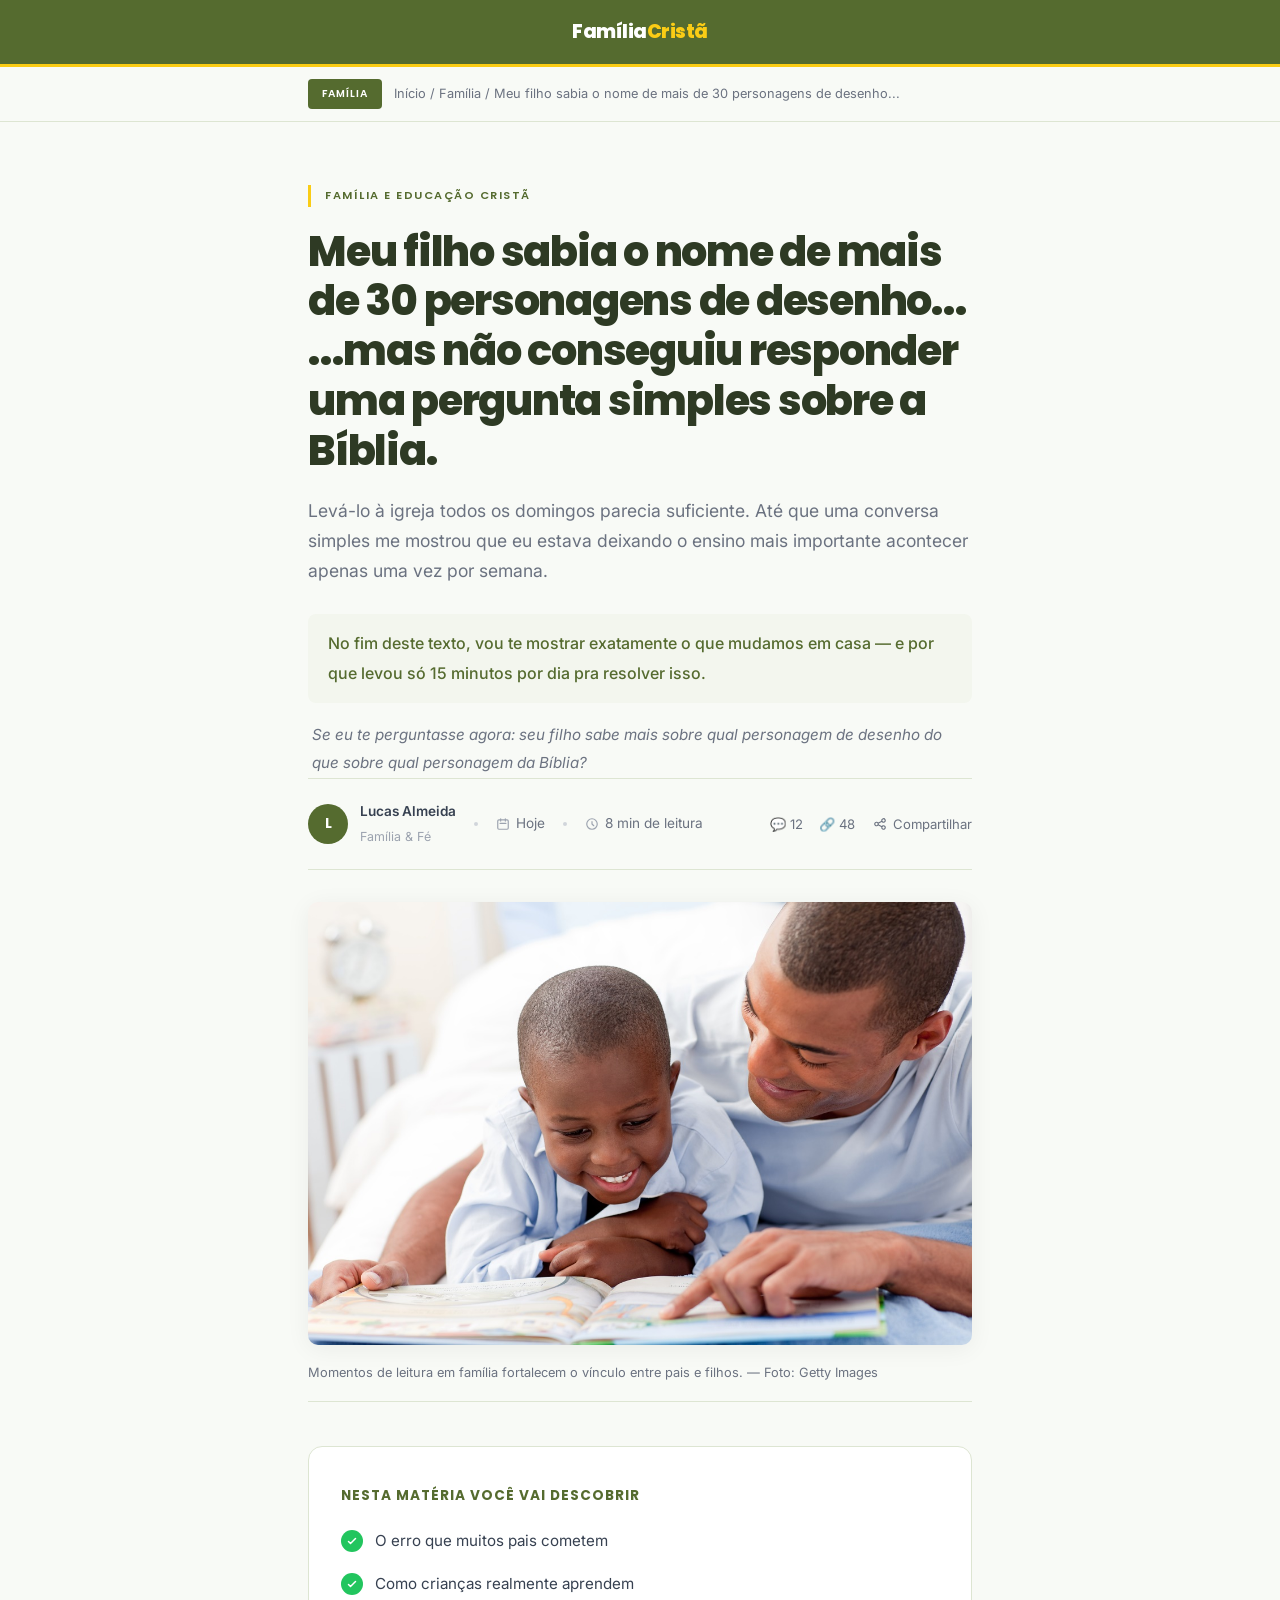
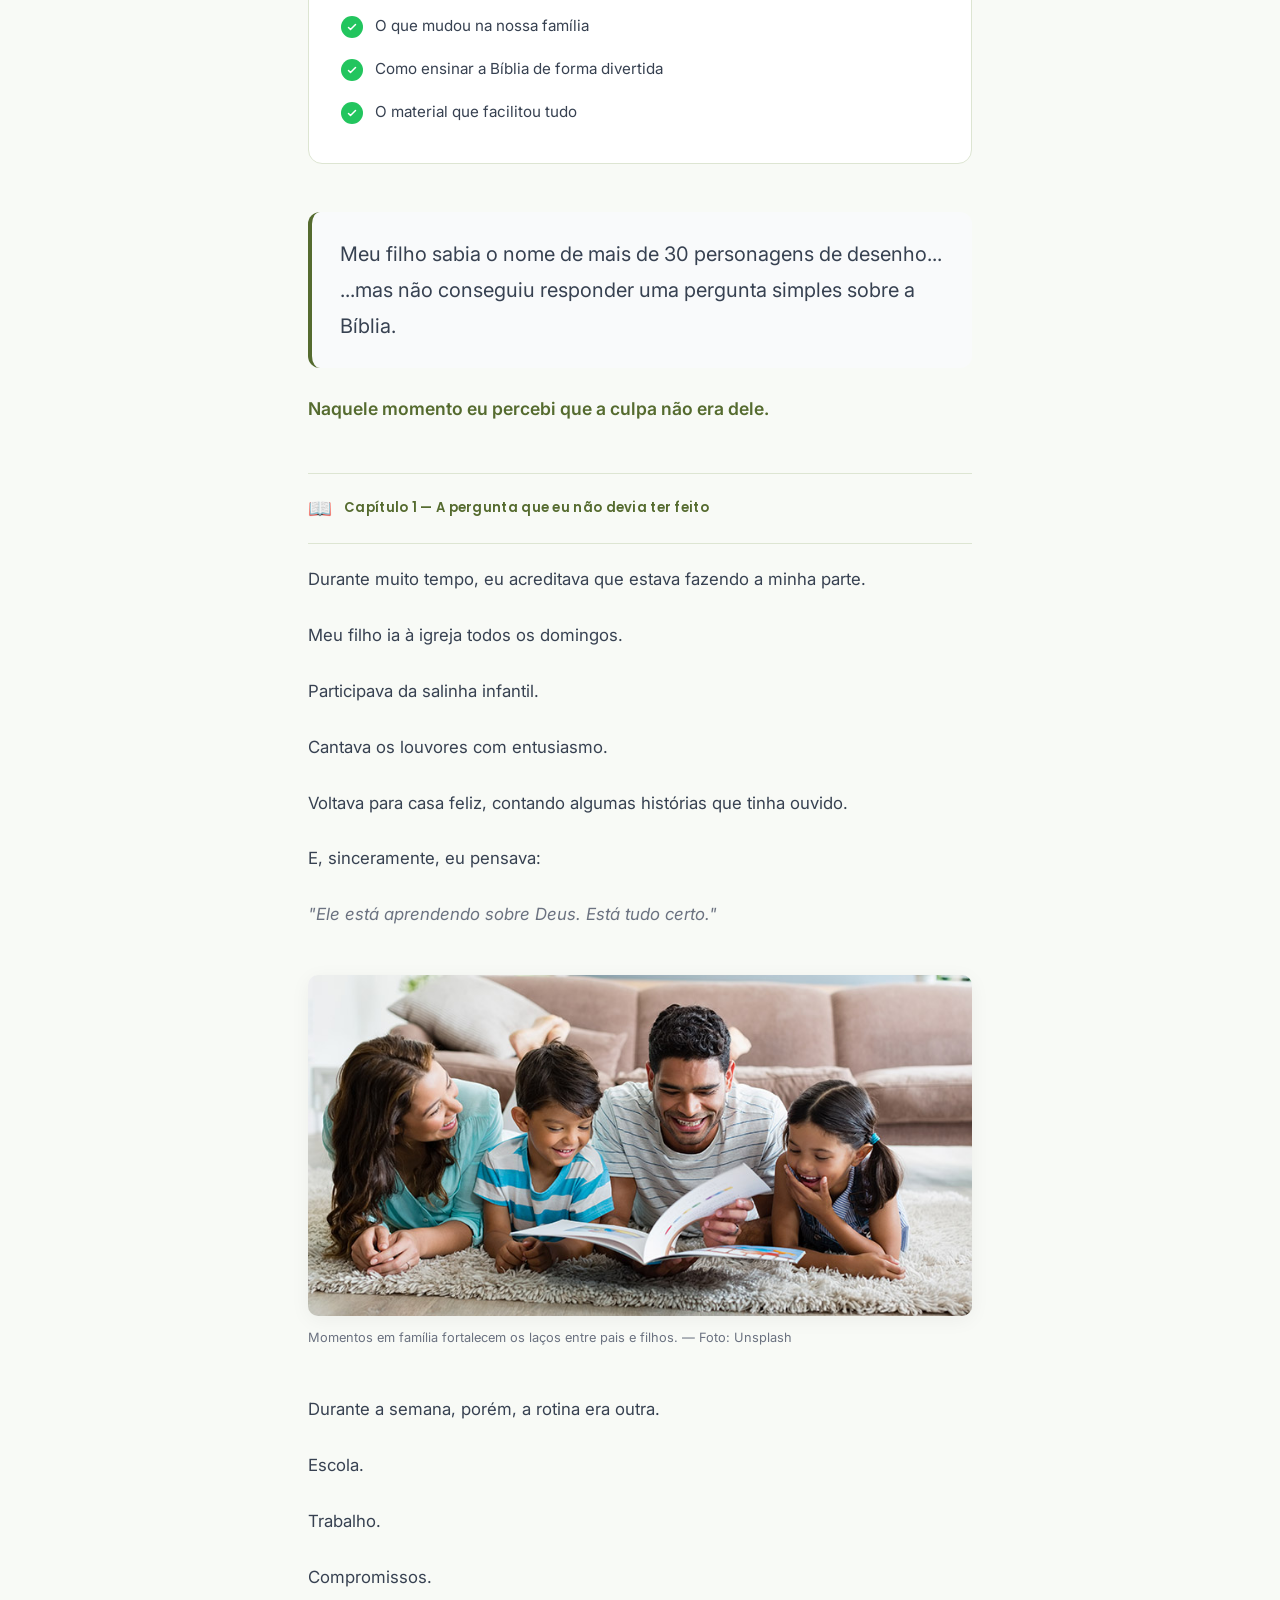
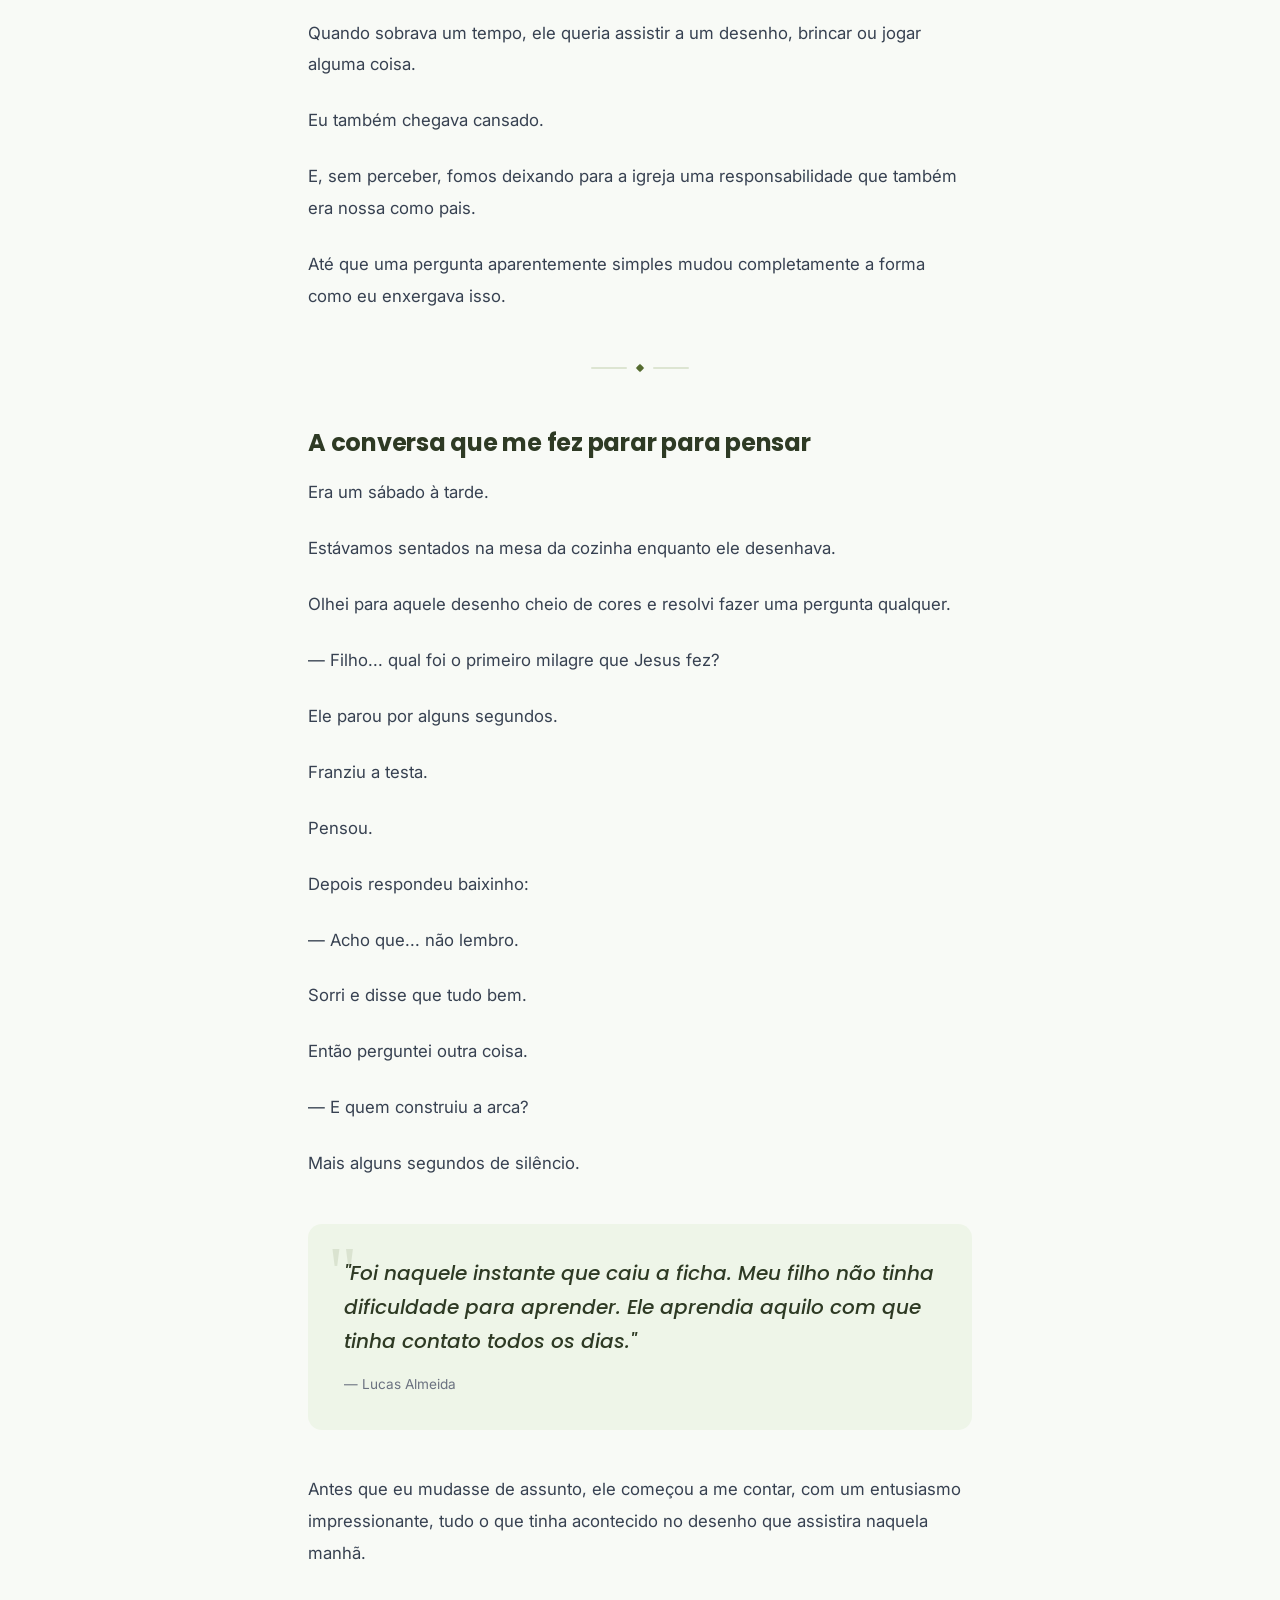
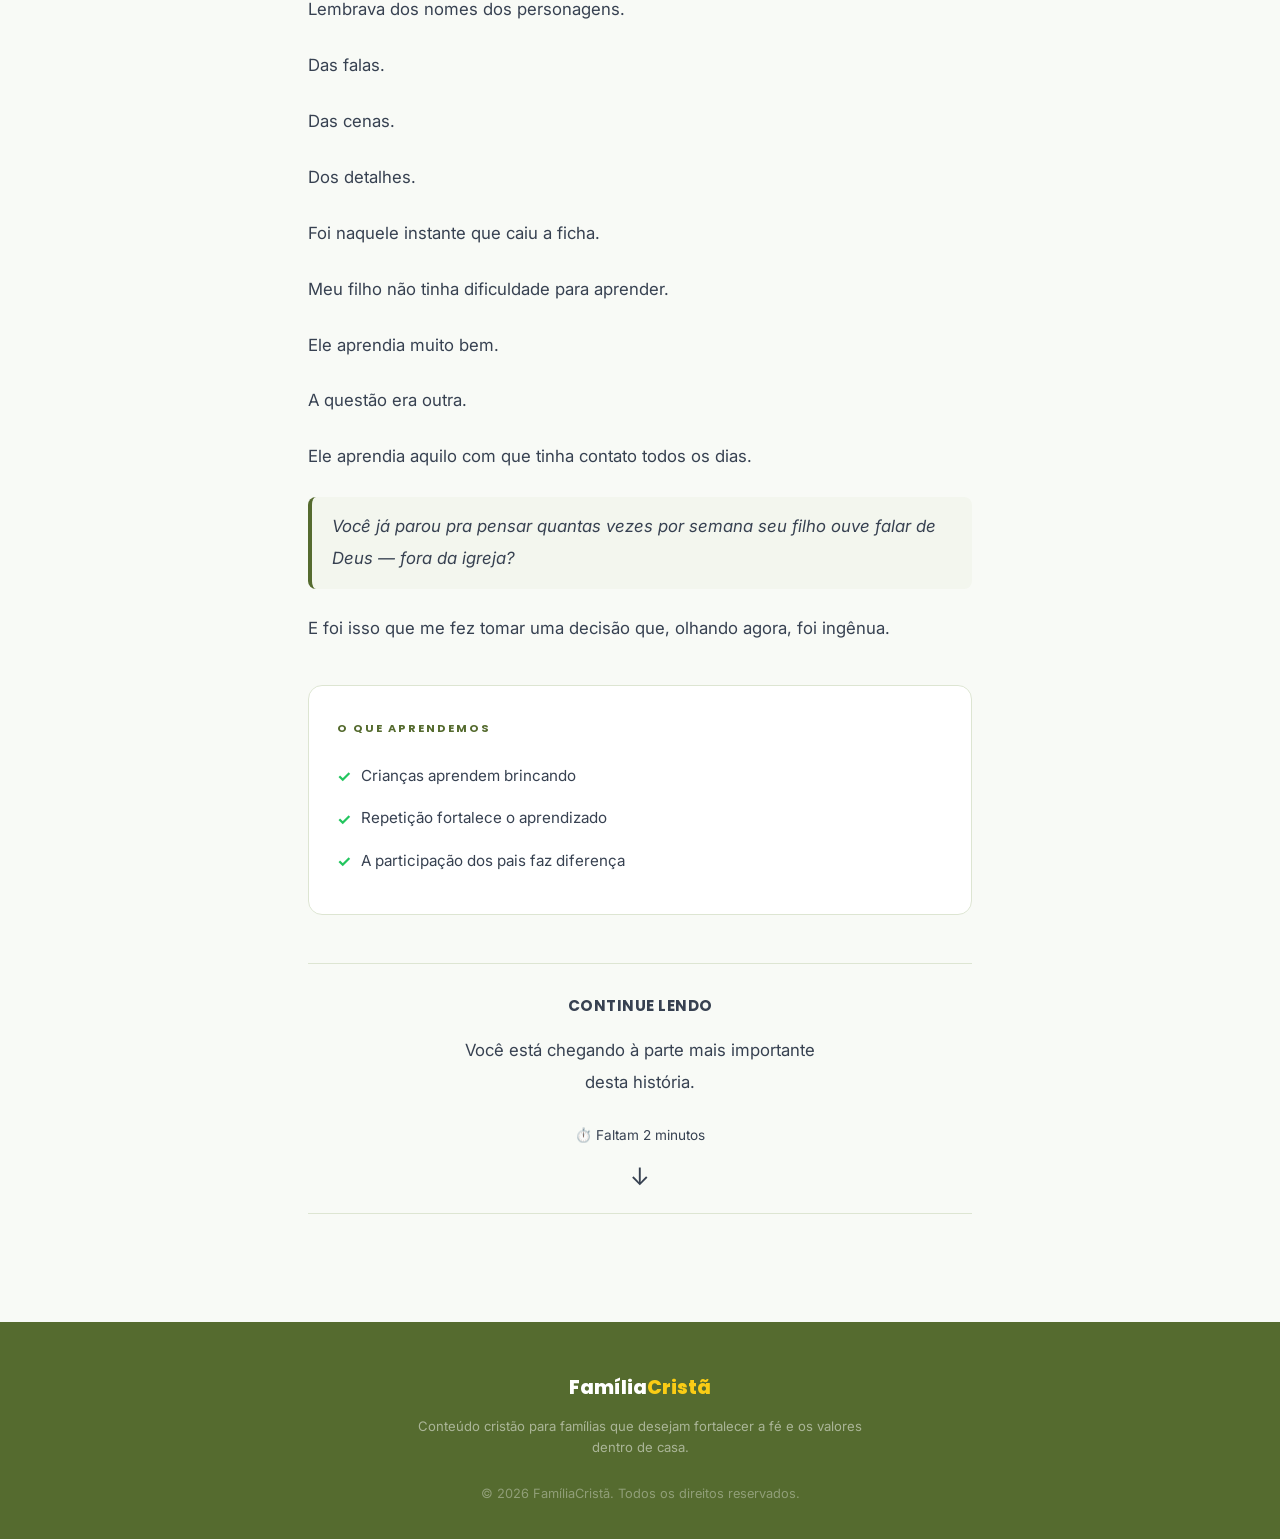
<file: index.html>
<!DOCTYPE html>
<html lang="pt-BR">
<head>
  <meta charset="UTF-8" />
  <meta name="viewport" content="width=device-width, initial-scale=1.0" />
  <title>Meu filho sabia o nome de mais de 30 personagens de desenho... ...mas não conseguiu responder uma pergunta simples sobre a Bíblia — FamíliaCristã</title>
  <link rel="preconnect" href="https://fonts.googleapis.com" />
  <link rel="preconnect" href="https://fonts.gstatic.com" crossorigin />
  <link href="https://fonts.googleapis.com/css2?family=Poppins:wght@400;500;600;700;800&family=Inter:wght@400;500;600&display=swap" rel="stylesheet" />
  <style>
    *, *::before, *::after { margin: 0; padding: 0; box-sizing: border-box; }
    html { scroll-behavior: smooth; }
    body {
      font-family: 'Inter', sans-serif;
      color: #374151;
      background: #F8FAF6;
      line-height: 1.9;
      -webkit-font-smoothing: antialiased;
      -moz-osx-font-smoothing: grayscale;
    }
    a { text-decoration: none; color: inherit; }
    img { max-width: 100%; display: block; height: auto; }

    #progress-bar {
      position: fixed; top: 0; left: 0; width: 0%; height: 3px;
      background: linear-gradient(90deg, #22C55E, #16A34A);
      z-index: 9999; transition: width .12s ease;
      box-shadow: 0 1px 6px rgba(34,197,94,.25);
    }

    .container { max-width: 720px; margin: 0 auto; padding: 0 28px; }

    .page-wrap {
      max-width: 720px; margin: 0 auto; padding: 0 28px;
    }
    @media (max-width: 1024px) {
      .page-wrap { padding: 0 20px; }
      .container { padding: 0 20px; }
    }

    .site-header {
      background: #556B2F; border-bottom: 3px solid #FACC15;
      position: sticky; top: 0; z-index: 100;
    }
    .site-logo {
      font-family: 'Poppins', sans-serif; font-weight: 800; font-size: 1.2rem;
      color: #fff; letter-spacing: -.5px;
    }
    .site-logo span { color: #FACC15; }
    .site-header .container { display: flex; align-items: center; justify-content: center; padding-top: 14px; padding-bottom: 14px; }

    .cat-bar {
      background: #F8FAF6; border-bottom: 1px solid #DDE5D2; padding: 12px 0;
    }
    .cat-bar .container {
      display: flex; align-items: center; gap: 12px; font-size: .8rem; color: #6B7280;
    }
    .cat-bar .tag {
      background: #556B2F; color: #fff; font-family: 'Poppins', sans-serif;
      font-weight: 600; font-size: .65rem; letter-spacing: 1px; padding: 5px 14px;
      border-radius: 4px; text-transform: uppercase;
    }

    .article-top { padding: 56px 0 32px; }
    .article-top .cat-label {
      font-family: 'Poppins', sans-serif; font-weight: 600; font-size: .7rem;
      letter-spacing: 1.5px; color: #556B2F; text-transform: uppercase;
      margin-bottom: 20px; display: inline-block;
      border-left: 3px solid #FACC15; padding-left: 14px;
    }
    .article-top h1 {
      font-family: 'Poppins', sans-serif; font-weight: 800;
      font-size: 2.6rem; line-height: 1.2; letter-spacing: -.03em;
      color: #2E3A24; margin-bottom: 20px;
    }
    .article-top .sub {
      font-size: 1.1rem; color: #6B7280; line-height: 1.7;
      margin-bottom: 28px; max-width: 660px;
    }
    .article-top .meta-bar {
      display: flex; flex-wrap: wrap; align-items: center; gap: 18px;
      font-size: .85rem; color: #6B7280;
      padding: 20px 0; border-top: 1px solid #DDE5D2; border-bottom: 1px solid #DDE5D2;
    }
    .article-top .meta-bar .author { display: flex; align-items: center; gap: 12px; }
    .article-top .meta-bar .author .avatar {
      width: 40px; height: 40px; border-radius: 50%; background: #556B2F;
      display: flex; align-items: center; justify-content: center;
      font-family: 'Poppins', sans-serif; font-weight: 700; font-size: .85rem; color: #fff;
    }
    .article-top .meta-bar .author .info { display: flex; flex-direction: column; }
    .article-top .meta-bar .author .name { font-weight: 600; color: #374151; }
    .article-top .meta-bar .author .role { font-size: .78rem; color: #9CA3AF; }
    .article-top .meta-bar .meta-item { display: flex; align-items: center; gap: 6px; }
    .article-top .meta-bar .meta-item svg { width: 14px; height: 14px; color: #9CA3AF; }
    .article-top .meta-bar .dot { width: 4px; height: 4px; border-radius: 50%; background: #D1D5DB; }
    .article-top .meta-bar .stats {
      margin-left: auto; display: flex; align-items: center; gap: 16px; font-size: .82rem; color: #6B7280;
    }
    .article-top .meta-bar .stats span { display: flex; align-items: center; gap: 5px; cursor: default; }
    .article-top .meta-bar .share-btn {
      display: flex; align-items: center; gap: 6px; font-size: .82rem; color: #6B7280; cursor: pointer; transition: color .2s;
    }
    .article-top .meta-bar .share-btn:hover { color: #556B2F; }

    .featured-img { margin-bottom: 44px; position: relative; }
    .featured-img img { width: 100%; border-radius: 10px; box-shadow: 0 4px 24px rgba(0,0,0,.06); }
    .featured-img .cap {
      font-size: .8rem; color: #6B7280; padding: 12px 0 0;
      border-bottom: 1px solid #DDE5D2; padding-bottom: 16px; margin-top: 4px;
    }

    .summary {
      background: #FFFFFF; border: 1px solid #DDE5D2; border-radius: 14px;
      padding: 36px 32px; margin-bottom: 48px;
    }
    .summary .lbl {
      font-family: 'Poppins', sans-serif; font-weight: 700; font-size: .85rem;
      color: #556B2F; text-transform: uppercase; letter-spacing: 1px; margin-bottom: 18px;
    }
    .summary .items { display: flex; flex-direction: column; gap: 14px; }
    .summary .items .it {
      display: flex; align-items: center; gap: 12px; font-size: .95rem; color: #374151;
      opacity: 0; animation: fadeUp .45s ease forwards;
    }
    .summary .items .it:nth-child(1) { animation-delay: .08s; }
    .summary .items .it:nth-child(2) { animation-delay: .16s; }
    .summary .items .it:nth-child(3) { animation-delay: .24s; }
    .summary .items .it:nth-child(4) { animation-delay: .32s; }
    .summary .items .it:nth-child(5) { animation-delay: .40s; }
    .summary .items .it .ic {
      width: 22px; height: 22px; border-radius: 50%; background: #22C55E;
      display: flex; align-items: center; justify-content: center; flex-shrink: 0;
    }
    .summary .items .it .ic svg { width: 12px; height: 12px; color: #fff; }

    .body { padding-bottom: 60px; }
    .body p {
      font-size: 1.05rem; color: #374151; margin-bottom: 24px; line-height: 1.9;
    }
    .body p strong { color: #556B2F; font-weight: 600; }
    .body p em { color: #6B7280; }
    .body a { color: #556B2F; font-weight: 500; border-bottom: 1px solid transparent; transition: border-color .2s; }
    .body a:hover { border-color: #556B2F; }

    .body h2 {
      font-family: 'Poppins', sans-serif; font-weight: 700;
      font-size: 1.5rem; color: #2E3A24; margin: 56px 0 18px; line-height: 1.35;
      letter-spacing: -.01em;
    }

    .body h3 {
      font-family: 'Poppins', sans-serif; font-weight: 600;
      font-size: 1.1rem; color: #2E3A24; margin: 36px 0 14px; line-height: 1.4;
    }

    .chapter {
      display: flex; align-items: center; gap: 12px;
      padding: 16px 0; margin: 48px 0 20px;
      border-top: 1px solid #DDE5D2; border-bottom: 1px solid #DDE5D2;
    }
    .chapter .icon { font-size: 1.2rem; }
    .chapter .txt {
      font-family: 'Poppins', sans-serif; font-weight: 600; font-size: .82rem;
      color: #556B2F; letter-spacing: .3px;
    }

    .divider {
      display: flex; align-items: center; justify-content: center; gap: 10px;
      margin: 52px 0;
    }
    .divider span { width: 36px; height: 2px; background: #DDE5D2; border-radius: 2px; }
    .divider .d { width: 6px; height: 6px; background: #556B2F; transform: rotate(45deg); border-radius: 1px; }

    .box {
      border-radius: 12px; padding: 28px 28px; margin: 40px 0;
    }
    .box .lbl {
      font-family: 'Poppins', sans-serif; font-weight: 700;
      font-size: .7rem; letter-spacing: 1.5px; text-transform: uppercase;
      margin-bottom: 14px;
    }
    .box p { font-size: .95rem; margin-bottom: 0; }

    .box-blue { background: #EEF5E8; border-left: 4px solid #556B2F; }
    .box-blue .lbl { color: #556B2F; }
    .box-blue p { color: #374151; }

    .box-yellow { background: #EEF5E8; border-left: 4px solid #FACC15; }
    .box-yellow .lbl { color: #92400E; }
    .box-yellow p { color: #374151; }

    .box-gray { background: #FFFFFF; border-left: 4px solid #DDE5D2; }
    .box-gray .lbl { color: #6B7280; }
    .box-gray p { color: #374151; }

    .learn-box {
      background: #FFFFFF; border: 1px solid #DDE5D2; border-radius: 14px;
      padding: 32px 28px; margin: 40px 0;
    }
    .learn-box .lbl {
      font-family: 'Poppins', sans-serif; font-weight: 700;
      font-size: .7rem; letter-spacing: 2px; color: #556B2F;
      text-transform: uppercase; margin-bottom: 16px;
    }
    .learn-box .it {
      display: flex; align-items: center; gap: 10px;
      font-size: .95rem; color: #374151; padding: 6px 0;
    }
    .learn-box .it .ck { color: #22C55E; font-weight: 700; font-size: 1rem; flex-shrink: 0; }

    .quote-block {
      margin: 44px 0; padding: 32px 36px;
      background: #EEF5E8; border-radius: 14px;
      position: relative;
    }
    .quote-block .qmark {
      font-size: 4.5rem; line-height: 1; color: #556B2F; opacity: .12;
      font-family: Georgia, serif; position: absolute; top: 12px; left: 20px;
      pointer-events: none; user-select: none;
    }
    .quote-block p {
      font-family: 'Poppins', sans-serif; font-weight: 500;
      font-size: 1.25rem; color: #2E3A24; line-height: 1.7;
      margin-bottom: 10px; position: relative; z-index: 1; font-style: italic;
    }
    .quote-block .src {
      font-size: .85rem; color: #6B7280; font-weight: 400;
      position: relative; z-index: 1;
    }

    .media { margin: 44px 0; }
    .media img { width: 100%; border-radius: 10px; box-shadow: 0 4px 20px rgba(0,0,0,.05); }
    .media .cap { font-size: .8rem; color: #6B7280; padding-top: 10px; }

    .body ul { margin: 24px 0 32px; padding: 0; list-style: none; }
    .body ul li {
      display: flex; align-items: flex-start; gap: 10px;
      font-size: 1rem; color: #374151; margin-bottom: 12px;
    }
    .body ul li::before { content: "✓"; color: #22C55E; font-weight: 700; flex-shrink: 0; font-size: 1.05rem; }

    .stat-row {
      display: grid; grid-template-columns: repeat(3, 1fr); gap: 16px; margin: 40px 0;
    }
    .stat-row .card {
      background: #FFFFFF; border: 1px solid #DDE5D2; border-radius: 12px;
      padding: 24px 16px; text-align: center; transition: transform .25s ease, box-shadow .25s ease;
    }
    .stat-row .card:hover { transform: translateY(-3px); box-shadow: 0 6px 20px rgba(0,0,0,.05); }
    .stat-row .card .num { font-family: 'Poppins', sans-serif; font-weight: 800; font-size: 1.6rem; color: #556B2F; }
    .stat-row .card .desc { font-size: .78rem; color: #6B7280; margin-top: 4px; }

    .checklist {
      background: #FFFFFF; border: 1px solid #DDE5D2; border-radius: 14px;
      padding: 36px 32px; margin: 44px 0;
    }
    .checklist h3 {
      font-family: 'Poppins', sans-serif; font-weight: 700;
      font-size: 1.15rem; color: #2E3A24; margin-bottom: 22px;
    }
    .checklist .it {
      display: flex; align-items: center; gap: 12px; padding: 9px 0; font-size: .95rem; color: #374151;
    }
    .checklist .it .box {
      width: 20px; height: 20px; border: 2px solid #22C55E; border-radius: 4px;
      display: flex; align-items: center; justify-content: center; flex-shrink: 0;
      background: #22C55E; padding: 0;
    }
    .checklist .it .box svg { width: 12px; height: 12px; color: #fff; }

    .continue-lendo-wrap {
      margin: 48px 0; cursor: pointer; user-select: none;
      text-align: center;
      transition: opacity .25s ease;
    }
    .continue-lendo-wrap:hover { opacity: .7; }
    .continue-lendo-divider { height: 1px; background: #DDE5D2; }
    .continue-lendo-inner { padding: 28px 0 24px; }
    .continue-lendo-label {
      font-family: 'Poppins', sans-serif; font-weight: 700;
      font-size: .95rem; color: #374151; letter-spacing: .5px;
      text-transform: uppercase; margin-bottom: 14px;
    }
    .continue-lendo-sub {
      font-family: 'Inter', sans-serif; font-size: .95rem;
      color: #374151; line-height: 1.7; margin-bottom: 14px;
      max-width: 360px; margin-left: auto; margin-right: auto;
    }
    .continue-lendo-time {
      font-family: 'Inter', sans-serif; font-size: .85rem;
      color: #374151; margin-bottom: 16px;
    }
    .continue-lendo-arrow {
      font-size: 1.5rem; color: #374151; line-height: 1;
      transition: transform .3s ease;
    }
    .continue-lendo-wrap:hover .continue-lendo-arrow { transform: translateY(5px); }

    .restante-conteudo { display: none; }
    .restante-conteudo.revelado { display: block; }
    .restante-conteudo.revelado > * { animation: fadeRevelar .55s ease both; }
    .restante-conteudo.revelado > *:nth-child(1) { animation-delay: .05s; }
    .restante-conteudo.revelado > *:nth-child(2) { animation-delay: .10s; }
    .restante-conteudo.revelado > *:nth-child(3) { animation-delay: .15s; }
    @keyframes fadeRevelar {
      from { opacity: 0; transform: translateY(12px); }
      to { opacity: 1; transform: translateY(0); }
    }

    .btn-inline {
      background: #FFFFFF; border: 1px solid #DDE5D2; border-radius: 12px;
      padding: 32px 28px; text-align: center; margin: 40px 0;
      transition: box-shadow .3s;
    }
    .btn-inline:hover { box-shadow: 0 4px 20px rgba(0,0,0,.04); }
    .btn-inline p { font-size: .95rem; color: #6B7280; margin-bottom: 18px; }
    .btn-inline a {
      display: inline-block; padding: 10px 28px;
      background: transparent; color: #556B2F;
      font-family: 'Poppins', sans-serif; font-weight: 600; font-size: .82rem;
      border-radius: 8px; letter-spacing: .3px; text-transform: uppercase;
      border: 1px solid #556B2F;
      transition: background .2s, color .2s;
    }
    .btn-inline a:hover { background: #556B2F; color: #fff; }

    .cta-final {
      background: #FFFFFF; border: 1px solid #DDE5D2; border-radius: 16px;
      padding: 48px 40px; text-align: center; margin-top: 48px;
      transition: box-shadow .3s;
    }
    .cta-final:hover { box-shadow: 0 8px 32px rgba(0,0,0,.05); }
    .cta-final h3 {
      font-family: 'Poppins', sans-serif; font-weight: 800;
      font-size: 1.5rem; color: #2E3A24; line-height: 1.3; margin-bottom: 12px;
    }
    .cta-final p { font-size: 1rem; color: #6B7280; margin-bottom: 24px; max-width: 460px; margin-left: auto; margin-right: auto; }
    .cta-final .btn {
      display: inline-flex; align-items: center; justify-content: center;
      height: 60px; padding: 0 48px; background: #22C55E; color: #fff;
      font-family: 'Poppins', sans-serif; font-weight: 700; font-size: 1rem;
      border: none; border-radius: 12px; cursor: pointer; letter-spacing: .4px;
      text-transform: uppercase;
      transition: transform .25s ease, box-shadow .25s ease, background .25s ease;
      box-shadow: 0 4px 16px rgba(34,197,94,.35);
    }
    .cta-final .btn:hover { background: #16A34A; transform: translateY(-2px); box-shadow: 0 8px 28px rgba(34,197,94,.45); }
    .cta-final .sec { margin-top: 16px; display: flex; justify-content: center; gap: 20px; flex-wrap: wrap; }
    .cta-final .sec span { font-size: .8rem; color: #9CA3AF; display: flex; align-items: center; gap: 6px; }

    .faq-grid { display: flex; flex-direction: column; gap: 12px; margin: 28px 0 44px; }
    .faq-item {
      border: 1px solid #DDE5D2; border-radius: 10px; padding: 20px 24px;
      transition: box-shadow .2s; background: #FFFFFF;
    }
    .faq-item:hover { box-shadow: 0 2px 12px rgba(0,0,0,.03); }
    .faq-item h4 { font-size: .95rem; font-weight: 600; color: #2E3A24; margin-bottom: 6px; }
    .faq-item p { font-size: .9rem; color: #6B7280; margin-bottom: 0; }

    .comments-section {
      border-top: 1px solid #DDE5D2; padding-top: 40px; margin-top: 48px;
    }
    .comments-section h3 {
      font-family: 'Poppins', sans-serif; font-weight: 700;
      font-size: 1.15rem; color: #2E3A24; margin-bottom: 24px;
    }
    .comments-section h3 span { color: #6B7280; font-weight: 400; font-size: .95rem; }
    .comment { display: flex; gap: 14px; padding: 24px 0; border-bottom: 1px solid #DDE5D2; }
    .comment:last-child { border-bottom: none; }
    .comment .avatar {
      width: 44px; height: 44px; border-radius: 50%; flex-shrink: 0;
      display: flex; align-items: center; justify-content: center;
      font-family: 'Poppins', sans-serif; font-weight: 700; font-size: .85rem; color: #fff;
    }
    .comment .body { flex: 1; }
    .comment .head { display: flex; align-items: center; gap: 10px; flex-wrap: wrap; }
    .comment .name { font-weight: 600; font-size: .9rem; color: #374151; }
    .comment .stars { color: #FACC15; font-size: .75rem; letter-spacing: 1px; }
    .comment .date { font-size: .78rem; color: #9CA3AF; }
    .comment .text { font-size: .9rem; color: #374151; margin-top: 6px; line-height: 1.7; }
    .comment .actions {
      margin-top: 10px; display: flex; align-items: center; gap: 18px; font-size: .8rem; color: #9CA3AF;
    }
    .comment .actions span { cursor: pointer; transition: color .2s; display: flex; align-items: center; gap: 4px; }
    .comment .actions span:hover { color: #556B2F; }
    .comment .actions .liked { color: #EF4444; }

    .site-footer {
      background: #556B2F; padding: 48px 0 32px; margin-top: 0;
    }
    .site-footer .col .logo {
      font-family: 'Poppins', sans-serif; font-weight: 800; font-size: 1.2rem;
      color: #fff; margin-bottom: 10px;
    }
    .site-footer .col .logo span { color: #FACC15; }
    .site-footer .col p { font-size: .82rem; color: rgba(255,255,255,.5); line-height: 1.6; max-width: 320px; }
    .site-footer .bottom {
      text-align: center; padding-top: 24px; font-size: .8rem; color: rgba(255,255,255,.35);
    }

    @keyframes fadeUp { from { opacity: 0; transform: translateY(20px); } to { opacity: 1; transform: translateY(0); } }
    .fade-up { opacity: 0; transform: translateY(24px); transition: opacity .55s ease, transform .55s ease; }
    .fade-up.visible { opacity: 1; transform: translateY(0); }
    .fade-in { opacity: 0; transition: opacity .7s ease; }
    .fade-in.visible { opacity: 1; }

    @media (max-width: 900px) {
      .article-top h1 { font-size: 1.8rem; }
      .article-top .sub { font-size: 1rem; }
      .article-top .meta-bar .stats { margin-left: 0; width: 100%; margin-top: 6px; }
      .checklist { padding: 28px 20px; }
      .cta-final { padding: 36px 24px; }
      .cta-final h3 { font-size: 1.2rem; }
      .cta-final .btn { width: 100%; height: 54px; font-size: .9rem; padding: 0 24px; }
      .cta-final .sec { flex-direction: column; align-items: center; gap: 6px; }
      .stat-row { grid-template-columns: repeat(3, 1fr); gap: 12px; }
      .stat-row .card { padding: 18px 12px; }
      .stat-row .card .num { font-size: 1.3rem; }
      .body h2 { font-size: 1.3rem; }
      .summary { padding: 28px 24px; }
      .quote-block { padding: 28px 24px; }
      .quote-block p { font-size: 1.1rem; }
    }
    @media (max-width: 600px) {
      .article-top { padding: 32px 0 20px; }
      .article-top h1 { font-size: 1.5rem; }
      .article-top .sub { font-size: .95rem; }
      .article-top .meta-bar { font-size: .78rem; gap: 10px; padding: 16px 0; }
      .article-top .meta-bar .author .avatar { width: 34px; height: 34px; font-size: .75rem; }
      .article-top .meta-bar .meta-item svg { width: 12px; height: 12px; }
      .body p { font-size: .95rem; margin-bottom: 20px; }
      .body h2 { font-size: 1.15rem; margin-top: 40px; }
      .body h3 { font-size: 1rem; }
      .quote-block p { font-size: 1rem; }
      .page-wrap { padding: 0 16px; }
      .container { padding: 0 16px; }
      .stat-row { grid-template-columns: 1fr; gap: 10px; }
      .site-footer .col p { max-width: 100%; }
      .comment .avatar { width: 36px; height: 36px; font-size: .75rem; }
      .faq-item { padding: 16px 18px; }
      .site-header .container { padding-top: 12px; padding-bottom: 12px; }
      .site-logo { font-size: 1rem; }
      .box { padding: 24px 20px; }
      .learn-box { padding: 24px 20px; }
      .chapter .icon { font-size: 1rem; }
      .chapter .txt { font-size: .75rem; }
      .cat-bar .breadcrumb { display: none; }
      .cat-bar .tag { display: none; }
    }
    @media (max-width: 400px) {
      .article-top h1 { font-size: 1.3rem; }
      .body p { font-size: .9rem; }
      .summary .items .it { font-size: .85rem; }
    }
  </style>
<script>
  window.pixelId = "6a52c4ed29d59814b31e81ef";
  var a = document.createElement("script");
  a.setAttribute("async", "");
  a.setAttribute("defer", "");
  a.setAttribute("src", "https://cdn.utmify.com.br/scripts/pixel/pixel.js");
  document.head.appendChild(a);
</script>
<script
  src="https://cdn.utmify.com.br/scripts/utms/latest.js"
  data-utmify-prevent-xcod-sck
  data-utmify-prevent-subids
  async
  defer
></script>
</head>
<body>

<div id="progress-bar"></div>

<!-- ===== HEADER ===== -->
<header class="site-header">
  <div class="container">
    <div class="site-logo">Família<span>Cristã</span></div>
  </div>
</header>

<!-- ===== CATEGORY BAR ===== -->
<div class="cat-bar">
  <div class="container">
    <span class="tag">Família</span>
    <span class="breadcrumb">Início / Família / Meu filho sabia o nome de mais de 30 personagens de desenho...</span>
  </div>
</div>

<!-- ===== PAGE LAYOUT ===== -->
<div class="page-wrap">

  <!-- ===== MAIN ===== -->
  <main class="main">

    <article>
      <!-- ===== TOP ===== -->
      <header class="article-top fade-in">
        <div class="cat-label">Família e Educação Cristã</div>
        <h1>Meu filho sabia o nome de mais de 30 personagens de desenho...<br>...mas não conseguiu responder uma pergunta simples sobre a Bíblia.</h1>
        <p class="sub">Levá-lo à igreja todos os domingos parecia suficiente. Até que uma conversa simples me mostrou que eu estava deixando o ensino mais importante acontecer apenas uma vez por semana.</p>
        <p style="font-size:1rem;color:#556B2F;font-weight:500;margin:12px 0 0;background:#F3F6EE;padding:14px 20px;border-radius:8px;">No fim deste texto, vou te mostrar exatamente o que mudamos em casa — e por que levou só 15 minutos por dia pra resolver isso.</p>
        <p style="font-size:.95rem;color:#6B7280;font-style:italic;margin:18px 0 0;padding:0 4px;">Se eu te perguntasse agora: seu filho sabe mais sobre qual personagem de desenho do que sobre qual personagem da Bíblia?</p>
        <div class="meta-bar">
          <span class="author">
            <span class="avatar">L</span>
            <span class="info">
              <span class="name">Lucas Almeida</span>
              <span class="role">Família & Fé</span>
            </span>
          </span>
          <span class="dot"></span>
          <span class="meta-item">
            <svg fill="none" stroke="currentColor" viewBox="0 0 24 24"><path stroke-linecap="round" stroke-linejoin="round" stroke-width="2" d="M8 7V3m8 4V3m-9 8h10M5 21h14a2 2 0 002-2V7a2 2 0 00-2-2H5a2 2 0 00-2 2v12a2 2 0 002 2z"/></svg>
            Hoje
          </span>
          <span class="dot"></span>
          <span class="meta-item">
            <svg fill="none" stroke="currentColor" viewBox="0 0 24 24"><path stroke-linecap="round" stroke-linejoin="round" stroke-width="2" d="M12 8v4l3 3m6-3a9 9 0 11-18 0 9 9 0 0118 0z"/></svg>
            8 min de leitura
          </span>
          <span class="stats">
            <span>💬 12</span>
            <span>🔗 48</span>
          </span>
          <span class="share-btn" onclick="navigator.share&&navigator.share({title:'Meu filho sabia o nome de mais de 30 personagens de desenho...',url:location.href}).catch(()=>{})" style="cursor:pointer;">
            <svg fill="none" stroke="currentColor" viewBox="0 0 24 24" style="width:14px;height:14px;"><path stroke-linecap="round" stroke-linejoin="round" stroke-width="2" d="M8.684 13.342C8.886 12.938 9 12.482 9 12c0-.482-.114-.938-.316-1.342m0 2.684a3 3 0 110-2.684m0 2.684l6.632 3.316m-6.632-6l6.632-3.316m0 0a3 3 0 105.367-2.684 3 3 0 00-5.367 2.684zm0 9.316a3 3 0 105.368 2.684 3 3 0 00-5.368-2.684z"/></svg>
            Compartilhar
          </span>
        </div>
      </header>

      <!-- ===== FEATURED IMAGE ===== -->
      <div class="featured-img fade-up">
        <img src="fotos do adve/momentos de leitura.jpg" alt="Pai lendo a Bíblia com o filho à mesa" />
        <div class="cap">Momentos de leitura em família fortalecem o vínculo entre pais e filhos. — Foto: Getty Images</div>
      </div>

      <!-- ===== SUMMARY ===== -->
      <div class="summary fade-up">
        <div class="lbl">Nesta matéria você vai descobrir</div>
        <div class="items">
          <div class="it"><span class="ic"><svg fill="none" stroke="#fff" viewBox="0 0 24 24"><path stroke-linecap="round" stroke-linejoin="round" stroke-width="3" d="M5 13l4 4L19 7"/></svg></span> O erro que muitos pais cometem</div>
          <div class="it"><span class="ic"><svg fill="none" stroke="#fff" viewBox="0 0 24 24"><path stroke-linecap="round" stroke-linejoin="round" stroke-width="3" d="M5 13l4 4L19 7"/></svg></span> Como crianças realmente aprendem</div>
          <div class="it"><span class="ic"><svg fill="none" stroke="#fff" viewBox="0 0 24 24"><path stroke-linecap="round" stroke-linejoin="round" stroke-width="3" d="M5 13l4 4L19 7"/></svg></span> O que mudou na nossa família</div>
          <div class="it"><span class="ic"><svg fill="none" stroke="#fff" viewBox="0 0 24 24"><path stroke-linecap="round" stroke-linejoin="round" stroke-width="3" d="M5 13l4 4L19 7"/></svg></span> Como ensinar a Bíblia de forma divertida</div>
          <div class="it"><span class="ic"><svg fill="none" stroke="#fff" viewBox="0 0 24 24"><path stroke-linecap="round" stroke-linejoin="round" stroke-width="3" d="M5 13l4 4L19 7"/></svg></span> O material que facilitou tudo</div>
        </div>
      </div>

      <!-- ===== BODY ===== -->
      <div class="body">

        <div class="lead-box fade-up">
          <p style="font-size:1.25rem;line-height:1.8;color:#374151;background:#F9FAFB;padding:24px 28px;border-radius:12px;border-left:4px solid #556B2F;">
            Meu filho sabia o nome de mais de 30 personagens de desenho...<br>
            ...mas não conseguiu responder uma pergunta simples sobre a Bíblia.
          </p>
          <p style="font-size:1.1rem;color:#556B2F;font-weight:600;margin-top:8px;">Naquele momento eu percebi que a culpa não era dele.</p>
        </div>

        <!-- CAPÍTULO 1 -->
        <div class="chapter fade-up">
          <span class="icon">📖</span>
          <span class="txt">Capítulo 1 — A pergunta que eu não devia ter feito</span>
        </div>

        <p>Durante muito tempo, eu acreditava que estava fazendo a minha parte.</p>
        <p>Meu filho ia à igreja todos os domingos.</p>
        <p>Participava da salinha infantil.</p>
        <p>Cantava os louvores com entusiasmo.</p>
        <p>Voltava para casa feliz, contando algumas histórias que tinha ouvido.</p>
        <p>E, sinceramente, eu pensava:</p>
        <p><em>"Ele está aprendendo sobre Deus. Está tudo certo."</em></p>

        <div class="media fade-up">
          <img src="fotos do adve/momentos em familia.jpg" alt="Família reunida lendo a Bíblia" />
          <div class="cap">Momentos em família fortalecem os laços entre pais e filhos. — Foto: Unsplash</div>
        </div>

        <p>Durante a semana, porém, a rotina era outra.</p>
        <p>Escola.</p>
        <p>Trabalho.</p>
        <p>Compromissos.</p>
        <p>Quando sobrava um tempo, ele queria assistir a um desenho, brincar ou jogar alguma coisa.</p>
        <p>Eu também chegava cansado.</p>
        <p>E, sem perceber, fomos deixando para a igreja uma responsabilidade que também era nossa como pais.</p>
        <p>Até que uma pergunta aparentemente simples mudou completamente a forma como eu enxergava isso.</p>

        <div class="divider"><span></span><span class="d"></span><span></span></div>

        <h2 class="fade-up">A conversa que me fez parar para pensar</h2>

        <p>Era um sábado à tarde.</p>
        <p>Estávamos sentados na mesa da cozinha enquanto ele desenhava.</p>
        <p>Olhei para aquele desenho cheio de cores e resolvi fazer uma pergunta qualquer.</p>
        <p>— Filho... qual foi o primeiro milagre que Jesus fez?</p>
        <p>Ele parou por alguns segundos.</p>
        <p>Franziu a testa.</p>
        <p>Pensou.</p>
        <p>Depois respondeu baixinho:</p>
        <p>— Acho que... não lembro.</p>
        <p>Sorri e disse que tudo bem.</p>
        <p>Então perguntei outra coisa.</p>
        <p>— E quem construiu a arca?</p>
        <p>Mais alguns segundos de silêncio.</p>

        <div class="quote-block fade-up">
          <div class="qmark">"</div>
          <p>"Foi naquele instante que caiu a ficha. Meu filho não tinha dificuldade para aprender. Ele aprendia aquilo com que tinha contato todos os dias."</p>
          <span class="src">— Lucas Almeida</span>
        </div>

        <p>Antes que eu mudasse de assunto, ele começou a me contar, com um entusiasmo impressionante, tudo o que tinha acontecido no desenho que assistira naquela manhã.</p>
        <p>Lembrava dos nomes dos personagens.</p>
        <p>Das falas.</p>
        <p>Das cenas.</p>
        <p>Dos detalhes.</p>
        <p>Foi naquele instante que caiu a ficha.</p>
        <p>Meu filho não tinha dificuldade para aprender.</p>
        <p>Ele aprendia muito bem.</p>
        <p>A questão era outra.</p>
        <p>Ele aprendia aquilo com que tinha contato todos os dias.</p>
        <p style="background:#F3F6EE;padding:14px 20px;border-radius:8px;border-left:4px solid #556B2F;font-style:italic;">Você já parou pra pensar quantas vezes por semana seu filho ouve falar de Deus — fora da igreja?</p>
        <p>E foi isso que me fez tomar uma decisão que, olhando agora, foi ingênua.</p>

        <div class="learn-box fade-up">
          <div class="lbl">O que aprendemos</div>
          <div class="it"><span class="ck">✓</span> Crianças aprendem brincando</div>
          <div class="it"><span class="ck">✓</span> Repetição fortalece o aprendizado</div>
          <div class="it"><span class="ck">✓</span> A participação dos pais faz diferença</div>
        </div>

        <!-- ===== CONTINUE LENDO (portal style) ===== -->
        <div class="continue-lendo-wrap" id="continueLendo">
          <div class="continue-lendo-divider"></div>
          <div class="continue-lendo-inner">
            <div class="continue-lendo-label">Continue lendo</div>
            <p class="continue-lendo-sub">Você está chegando à parte mais importante desta história.</p>
            <div class="continue-lendo-time">⏱️ Faltam 2 minutos</div>
            <div class="continue-lendo-arrow">↓</div>
          </div>
          <div class="continue-lendo-divider"></div>
        </div>

        <div id="restanteConteudo" class="restante-conteudo">

        <div class="divider"><span></span><span class="d"></span><span></span></div>

        <!-- CAPÍTULO 2 -->
        <div class="chapter fade-up">
          <span class="icon">🔎</span>
          <span class="txt">Capítulo 2 — O erro que a maioria dos pais cristãos comete sem saber</span>
        </div>

        <h2 class="fade-up">O que eu descobri depois daquela conversa</h2>
        <p>Naquela noite, depois que ele foi dormir, aquela conversa continuou na minha cabeça.</p>
        <p>Não porque meu filho não soube responder.</p>
        <p>Mas porque eu percebi que a culpa não era dele.</p>
        <p>Era minha.</p>
        <p>Pela primeira vez comecei a me perguntar:</p>
        <p><em>"Quanto tempo meu filho passa aprendendo sobre Deus durante a semana?"</em></p>

        <div class="stat-row fade-up">
          <div class="card"><div class="num">1x</div><div class="desc">Aula bíblica por semana</div></div>
          <div class="card"><div class="num">~10min</div><div class="desc">Oração antes de dormir</div></div>
          <div class="card"><div class="num">7x</div><div class="desc">Dias exposto a desenhos e telas</div></div>
        </div>

        <p style="background:#F3F6EE;padding:14px 20px;border-radius:8px;border-left:4px solid #556B2F;font-style:italic;">Faça essa mesma conta com o seu filho. O resultado te surpreendeu ou confirmou o que você já desconfiava?</p>

        <p>Enquanto isso, todos os dias ele aprendia coisas novas na escola.</p>
        <p>Via desenhos.</p>
        <p>Brincava.</p>
        <p>Assistia vídeos.</p>
        <p>Fazia perguntas sobre tudo.</p>
        <p>Foi quando entendi uma coisa que nunca tinha parado para pensar.</p>
        <p>As crianças aprendem aquilo que faz parte da rotina delas.</p>
        <p>Não aquilo que acontece apenas uma vez por semana.</p>
        <p>Mas eu ainda precisava descobrir uma coisa:</p>
        <p style="font-size:1.05rem;font-weight:600;color:#556B2F;">Como transformar esses momentos em algo que meu filho realmente quisesse participar?</p>

        <div class="box box-yellow fade-up">
          <div class="lbl">✦ Descoberta</div>
          <p>As crianças aprendem muito melhor quando participam ativamente da atividade — quando podem tocar, colorir, montar, resolver desafios, errar e tentar de novo. A brincadeira não atrapalha o aprendizado. Ela faz parte dele.</p>
        </div>
        <p>Eu queria que meu filho aprendesse sobre a Bíblia da mesma forma que eu aprendia.</p>
        <p>Sentado, ouvindo, prestando atenção.</p>
        <p>Mas ele era uma criança.</p>
        <p>E crianças aprendem de um jeito completamente diferente.</p>
        <p>Só que descobrir isso não resolveu nada. Na verdade, quase me fez desistir.</p>

        <h2 class="fade-up">Então comecei a observar outras famílias</h2>
        <p>No domingo seguinte, reparei em algo que antes passava despercebido.</p>
        <p>Depois da aula infantil, várias crianças saíam felizes.</p>
        <p>Cantando, comentando a história.</p>
        <p>Mas, alguns minutos depois, já estavam falando sobre outra coisa.</p>
        <p>Isso não significava que elas não gostavam da Bíblia.</p>
        <p>Significava apenas que, como qualquer aprendizado, aquele conteúdo precisava continuar vivo durante a semana.</p>
        <p>Foi nesse momento que eu percebi que a igreja fazia um trabalho importante.</p>
        <p>Mas ela nunca poderia substituir aquilo que acontece dentro de casa.</p>
        <p>Porque são os pequenos momentos do dia a dia que realmente ficam na memória de uma criança.</p>

        <div class="divider"><span></span><span class="d"></span><span></span></div>

        <h2 class="fade-up">A pergunta que mudou tudo</h2>
        <p>Naquela mesma semana fiz uma promessa para mim mesmo.</p>
        <p>Eu não queria transformar minha casa em uma sala de aula.</p>
        <p>Nem obrigar meu filho a estudar.</p>
        <p>Eu só queria encontrar uma forma de fazer com que aprender sobre Deus fosse tão natural quanto brincar, desenhar ou contar uma história antes de dormir.</p>
        <p>Mas eu ainda não fazia ideia de como conseguir isso.</p>

        <div class="divider"><span></span><span class="d"></span><span></span></div>

        <!-- CAPÍTULO 3 -->
        <div class="chapter fade-up">
          <span class="icon">💡</span>
          <span class="txt">Capítulo 3 — Por que eu quase desisti antes de dar certo</span>
        </div>

        <h2 class="fade-up">Eu percebi que o problema não era falta de vontade. Era falta de um caminho.</h2>
        <p>Depois daquela semana, decidi que faria uma mudança.</p>
        <p>Mesmo que fosse pequena.</p>
        <p>Comecei separando quinze minutos do nosso dia.</p>
        <p>Achei que seria suficiente.</p>
        <p>Peguei uma Bíblia infantil.</p>
        <p>Sentei ao lado do meu filho.</p>
        <p>Li uma história.</p>
        <p>Fiz algumas perguntas.</p>
        <p>Ele respondeu duas ou três.</p>
        <p>Depois começou a mexer nos lápis.</p>
        <p>Olhou para a janela.</p>
        <p>Mudou de assunto.</p>
        <p>Naquele momento percebi que eu ainda estava tentando ensinar da mesma forma de sempre.</p>
        <p>A única diferença era que agora eu tinha mais boa vontade.</p>
        <p>Mas boa vontade, sozinha, não prende a atenção de uma criança.</p>
        <p style="background:#F3F6EE;padding:14px 20px;border-radius:8px;border-left:4px solid #556B2F;font-style:italic;">Quantas vezes você já teve boa vontade de ensinar algo importante e desistiu porque não tinha o material certo na hora?</p>

        <div class="box box-blue fade-up">
          <div class="lbl">💡 Importante</div>
          <p>Não adianta apenas ter boa vontade. É preciso ter o material certo. As crianças de hoje aprendem de forma diferente — elas precisam de estímulos visuais, atividades manuais e desafios interativos para manter o interesse.</p>
        </div>

        <div class="media fade-up">
          <img src="fotos do adve/atividades manuais.jpg" alt="Criança colorindo atividade bíblica" />
          <div class="cap">Atividades manuais ajudam a manter o interesse das crianças durante o aprendizado. — Foto: Pexels / Kindel Media</div>
        </div>

        <h2 class="fade-up">Passei mais tempo procurando atividades do que ensinando</h2>
        <p>Foi então que comecei a procurar materiais na internet.</p>
        <p>Achei algumas folhas para colorir.</p>
        <p>Depois encontrei um caça-palavras.</p>
        <p>Mais tarde imprimi um labirinto.</p>
        <p>No dia seguinte já precisava procurar tudo de novo.</p>
        <p>Cada atividade estava em um site diferente.</p>
        <p>Algumas tinham qualidade ruim.</p>
        <p>Outras estavam incompletas.</p>
        <p>Muitas eram repetidas.</p>
        <p>No fim das contas eu gastava quase uma hora procurando material...</p>
        <p>...para usar durante quinze minutos.</p>
        <p>Aquilo não fazia sentido.</p>
        <p>Eu queria passar meu tempo com meu filho.</p>
        <p>Não na frente do computador procurando PDFs espalhados pela internet.</p>

        <h2 class="fade-up">Foi aí que algo mudou</h2>
        <p>Alguns dias depois, conversando com um casal da nossa igreja, o assunto surgiu naturalmente.</p>
        <p>Comentei como estava sendo difícil encontrar atividades realmente boas.</p>
        <p>A mãe sorriu e disse:</p>
        <p>— Eu também fazia isso.</p>
        <p>Até descobrir um material que já vinha com tudo organizado.</p>
        <p>Confesso que achei que seria só mais um monte de folhas iguais às outras.</p>
        <p>Mesmo assim resolvi dar uma chance.</p>
        <p>Quando abri o material pela primeira vez, percebi que era completamente diferente do que eu imaginava.</p>
        <p>Não eram apenas desenhos para pintar.</p>
        <p>As atividades acompanhavam as histórias bíblicas.</p>
        <p>Tinham desafios.</p>
        <p>Jogos.</p>
        <p>Perguntas simples.</p>
        <p>Exercícios adaptados para diferentes idades.</p>
        <p>Tudo organizado.</p>
        <p>Pronto para imprimir.</p>
        <p>Sem precisar procurar nada em vários lugares diferentes.</p>
        <p>Naquele momento pensei:</p>
        <p><em>"Era exatamente isso que eu estava tentando montar sozinho nos últimos meses."</em></p>

        <h2 class="fade-up">A primeira tarde usando o material</h2>
        <p>No domingo seguinte resolvi testar.</p>
        <p>Imprimi algumas páginas.</p>
        <p>Separei lápis de cor.</p>
        <p>Chamei meu filho.</p>
        <p>Sem dizer que era uma "atividade da Bíblia".</p>
        <p>Sem transformar aquilo em uma aula.</p>
        <p>Sentamos juntos à mesa.</p>
        <p>Começamos pela história de Noé.</p>
        <p>Enquanto ele coloria a arca, fomos conversando.</p>
        <p>Ele fazia perguntas.</p>
        <p>Eu respondia.</p>
        <p>Depois veio um jogo.</p>
        <p>Em seguida um pequeno desafio.</p>
        <p>Quando terminamos, ele olhou para mim e perguntou uma coisa que eu nunca tinha ouvido antes.</p>
        <p>— Pai... semana que vem a gente faz de novo?</p>
        <p>Naquele momento eu percebi que não era apenas um material diferente.</p>
        <p>Era uma forma diferente de viver esses momentos juntos.</p>
        <p style="font-size:.88rem;color:#9CA3AF;font-style:italic;margin-top:4px;">Se você já sentir que quer conhecer esse material, <a href="oferta.html" style="color:#556B2F;text-decoration:underline;text-underline-offset:2px;">ele está aqui</a> — mas continue lendo, porque o que vem depois foi o que mais mudou nossa casa.</p>

        <div class="divider"><span></span><span class="d"></span><span></span></div>

        <!-- CAPÍTULO 4 -->
        <div class="chapter fade-up">
          <span class="icon">❤️</span>
          <span class="txt">Capítulo 4 — A pergunta que meu filho fez e me deixou sem reação</span>
        </div>

        <h2 class="fade-up">O que realmente mudou dentro da nossa casa</h2>
        <p>Na primeira semana fizemos apenas duas atividades.</p>
        <p>Nada extraordinário.</p>
        <p>Foram cerca de vinte minutos depois do jantar.</p>
        <p>Enquanto meu filho coloria uma das histórias bíblicas, começamos a conversar.</p>
        <p>Sem perceber.</p>
        <p>Sem eu precisar fazer perguntas difíceis.</p>
        <p>Ele mesmo começou.</p>
        <p>— Pai... por que Davi não ficou com medo do gigante?</p>
        <p>Sorri.</p>
        <p>Expliquei da forma mais simples que consegui.</p>
        <p>Logo depois veio outra pergunta.</p>
        <p>Depois outra.</p>
        <p>Percebi que, pela primeira vez, nossa conversa sobre a Bíblia estava acontecendo naturalmente.</p>
        <p>Sem parecer uma aula.</p>
        <p>Sem parecer uma obrigação.</p>

        <div class="quote-block fade-up">
          <div class="qmark">"</div>
          <p>"Meu filho de 5 anos amou! Agora ele mesmo pede para fazer as atividades todos os dias. Nunca imaginei que ele fosse se interessar tanto pelas histórias da Bíblia."</p>
          <span class="src">— Ana Carvalho, mãe do Pedro (5 anos)</span>
        </div>

        <h2 class="fade-up">As atividades eram apenas o começo</h2>
        <p>Na semana seguinte aconteceu algo que me emocionou.</p>
        <p>Cheguei do trabalho mais tarde.</p>
        <p>Antes mesmo de eu tirar os sapatos, meu filho perguntou:</p>
        <p>— Hoje a gente vai fazer mais uma atividade?</p>
        <p>Confesso que fiquei alguns segundos em silêncio.</p>
        <p>Porque, até pouco tempo atrás, eu precisava insistir para ele sentar comigo.</p>
        <p>Agora era ele quem esperava aquele momento.</p>
        <p>Não porque queria pintar.</p>
        <p>Mas porque aquele tempo tinha se tornado nosso.</p>

        <div class="media fade-up">
          <img src="fotos do adve/um momento simple a mesa.jpg" alt="Mesa com atividades bíblicas, lápis de cor e folhas" />
          <div class="cap">Um momento simples à mesa pode se tornar uma memória inesquecível entre pais e filhos. — Foto: Unsplash / Vitaly Gariev</div>
        </div>

        <h2 class="fade-up">Foi quando percebi que o maior benefício não estava no papel</h2>
        <p>As folhas eram bonitas.</p>
        <p>As atividades eram bem feitas.</p>
        <p>Mas o verdadeiro valor não estava nelas.</p>
        <p>Estava nas conversas que surgiam enquanto fazíamos cada uma.</p>
        <p>Enquanto coloríamos a arca de Noé, falávamos sobre confiança.</p>
        <p>Na história de Davi, conversávamos sobre coragem.</p>
        <p>Quando estudávamos José, acabávamos falando sobre perdão.</p>
        <p>As atividades apenas davam o início da conversa.</p>
        <p>O resto acontecia naturalmente.</p>
        <p style="background:#F3F6EE;padding:14px 20px;border-radius:8px;border-left:4px solid #556B2F;font-style:italic;">Quando foi a última vez que você e seu filho tiveram uma conversa profunda sem ser sobre tela, escola ou tarefa?</p>

        <div class="learn-box fade-up">
          <div class="lbl">O que aprendemos</div>
          <div class="it"><span class="ck">✓</span> Pequenos momentos diários criam conexão real</div>
          <div class="it"><span class="ck">✓</span> Atividades manuais abrem portas para conversas profundas</div>
          <div class="it"><span class="ck">✓</span> O aprendizado acontece quando a criança participa ativamente</div>
        </div>

        <h2 class="fade-up">Aos poucos, pequenas mudanças começaram a aparecer</h2>
        <p>Meu filho começou a lembrar das histórias sem que eu perguntasse.</p>
        <p>Durante o almoço comentava algo que tinha aprendido.</p>
        <p>Às vezes fazia perguntas inesperadas.</p>
        <p>Outras vezes queria contar a história para os avós.</p>
        <p>Em um domingo, voltando da igreja, ele disse:</p>
        <p>— Pai... hoje falaram de Moisés.</p>
        <p>A gente já tinha estudado essa história.</p>
        <p>Naquele momento percebi que ele não estava apenas decorando.</p>
        <p>Ele estava conectando as histórias.</p>
        <p>Começando a entendê-las.</p>

        <h2 class="fade-up">E eu também estava aprendendo</h2>
        <p>Curiosamente, quem mais mudou talvez tenha sido eu.</p>
        <p>Antes eu imaginava que ensinar a Palavra de Deus exigia muito tempo.</p>
        <p>Muito conhecimento.</p>
        <p>Muito preparo.</p>
        <p>Hoje percebo que bastam alguns minutos.</p>
        <p>Uma mesa.</p>
        <p>Lápis de cor.</p>
        <p>Uma boa atividade.</p>
        <p>E disposição para conversar.</p>
        <p>Não existe material que substitua a presença dos pais.</p>
        <p>Mas um bom material pode tornar esse momento muito mais fácil.</p>
        <p>Foi exatamente isso que aconteceu aqui em casa.</p>

        <h2 class="fade-up">Hoje nossa rotina é diferente</h2>
        <p>Ainda existem dias corridos.</p>
        <p>Ainda existem distrações.</p>
        <p>Ainda existem telas.</p>
        <p>Mas agora existe um momento da semana que pertence apenas a nós.</p>
        <p>Sem celular.</p>
        <p>Sem televisão.</p>
        <p>Sem pressa.</p>
        <p>Só eu, meu filho e a oportunidade de falar sobre Deus de uma forma leve.</p>

        <div class="quote-block fade-up">
          <div class="qmark">"</div>
          <p>"Talvez, daqui a alguns anos, ele não se lembre de todas as atividades que fez. Mas espero que nunca esqueça como se sentia quando estávamos sentados juntos aprendendo sobre a Palavra de Deus."</p>
          <span class="src">— Lucas Almeida</span>
        </div>

        <p>Porque, no fim das contas, era isso que eu realmente queria construir.</p>

        <div class="divider"><span></span><span class="d"></span><span></span></div>

        <p>Hoje, quando vejo meu filho folheando sozinho uma das histórias, penso em quantos outros pais estão exatamente onde eu estava há poucos meses — achando que domingo é suficiente, sem saber que não é.</p>
        <p>E penso também que, se uma pergunta simples não tivesse me pegado de surpresa naquele sábado, talvez eu nunca tivesse percebido isso a tempo.</p>

        <!-- CAPÍTULO 5 -->
        <div class="chapter fade-up">
          <span class="icon">🎁</span>
          <span class="txt">Capítulo 5 — O que eu faria diferente se pudesse voltar no tempo</span>
        </div>

        <h2 class="fade-up">O material que facilitou tudo</h2>
        <p>Se você leu até aqui, provavelmente se identificou com pelo menos uma dessas situações.</p>
        <p>Talvez você também já tenha pensado:</p>
        <p><em>"Eu queria ensinar mais sobre Deus ao meu filho, mas não sei por onde começar."</em></p>
        <p>Ou talvez já tenha passado horas procurando atividades na internet e encontrado apenas materiais incompletos, repetitivos ou sem organização.</p>
        <p>Foi exatamente por isso que resolvi compartilhar o material que mudou a nossa rotina.</p>
        <p>Não porque ele fez milagres.</p>
        <p>Mas porque tornou muito mais fácil criar momentos que antes simplesmente não aconteciam.</p>

        <p style="background:#F3F6EE;padding:14px 20px;border-radius:8px;border-left:4px solid #556B2F;font-style:italic;">O que você acha que está faltando na rotina da sua casa: tempo, material, ou só um empurrãozinho pra começar?</p>

        <p>Quando abri o material pela primeira vez, tinha uma coisa que eu não esperava encontrar.</p>

        <h2 class="fade-up">O que existe dentro do Kit Bíblico Infantil</h2>
        <p>O Kit Bíblico Infantil foi pensado para ajudar pais que desejam ensinar a Palavra de Deus de uma forma leve, divertida e adequada para a idade das crianças.</p>
        <p>Dentro dele você encontra:</p>
        <ul>
          <li><strong>Mais de 350 atividades bíblicas prontas para imprimir</strong> — cada uma transforma histórias da Bíblia em momentos de aprendizado e interação</li>
          <li><strong>Histórias bíblicas ilustradas</strong> — as crianças aprendem enquanto observam, pintam e conversam sobre cada personagem</li>
          <li><strong>Jogos e desafios educativos</strong> — labirintos, caça-palavras, ligue os pontos, complete, descubra. Tudo pensado para manter o interesse</li>
          <li><strong>Alfabetização e coordenação motora</strong> — enquanto aprendem sobre Deus, desenvolvem habilidades importantes para a infância</li>
          <li><strong>Material digital</strong> — acesso imediato, pode imprimir quando quiser, quantas vezes precisar, no ritmo da sua família</li>
        </ul>

        <h2 class="fade-up">O que mais gostei</h2>
        <p>Confesso que o que menos me chamou atenção foram as atividades.</p>
        <p>O que realmente fez diferença foi perceber que eu não precisava mais improvisar.</p>
        <p>Eu não precisava abrir dez sites diferentes procurando uma folha para imprimir.</p>
        <p>Não precisava pensar em qual história contar.</p>
        <p>Nem inventar perguntas.</p>
        <p>Tudo já estava organizado.</p>
        <p>Bastava sentar ao lado do meu filho.</p>

        <h2 class="fade-up">Talvez seja isso que esteja faltando na sua casa também</h2>
        <p>Hoje existe uma disputa enorme pela atenção das crianças.</p>
        <p>Televisão.</p>
        <p>Celular.</p>
        <p>Jogos.</p>
        <p>Desenhos.</p>
        <p>Tudo isso faz parte da infância.</p>
        <p>Mas também acredito que a Palavra de Deus merece fazer parte da rotina delas.</p>
        <p>Não apenas aos domingos.</p>
        <p>Mas também nas pequenas conversas que acontecem dentro de casa.</p>
        <p>Foi isso que esse material trouxe para a nossa família.</p>
        <p>E talvez possa fazer sentido para a sua também.</p>

        <!-- ===== INLINE BTN ===== -->
        <div class="btn-inline fade-up">
          <p>Se você deseja transformar alguns minutos da semana em momentos especiais de aprendizado, conversa e fé com seu filho, vale a pena conhecer o Kit Bíblico Infantil.</p>
          <a href="oferta.html">Quero conhecer o Kit Bíblico Infantil</a>
        </div>

        <!-- ===== CHECKLIST ===== -->
        <div class="checklist fade-up">
          <p style="font-size:.9rem;color:#6B7280;margin-bottom:8px;font-style:italic;">Responda rápido, sem pensar demais:</p>
          <h3>Será que este material é para sua família?</h3>
          <div class="it"><span class="box"><svg fill="none" stroke="#fff" viewBox="0 0 24 24"><path stroke-linecap="round" stroke-linejoin="round" stroke-width="3" d="M5 13l4 4L19 7"/></svg></span> Você deseja ensinar a Bíblia ao seu filho de forma leve e divertida</div>
          <div class="it"><span class="box"><svg fill="none" stroke="#fff" viewBox="0 0 24 24"><path stroke-linecap="round" stroke-linejoin="round" stroke-width="3" d="M5 13l4 4L19 7"/></svg></span> Seu filho tem entre 3 e 10 anos de idade</div>
          <div class="it"><span class="box"><svg fill="none" stroke="#fff" viewBox="0 0 24 24"><path stroke-linecap="round" stroke-linejoin="round" stroke-width="3" d="M5 13l4 4L19 7"/></svg></span> Você quer passar mais tempo de qualidade com seu filho</div>
          <div class="it"><span class="box"><svg fill="none" stroke="#fff" viewBox="0 0 24 24"><path stroke-linecap="round" stroke-linejoin="round" stroke-width="3" d="M5 13l4 4L19 7"/></svg></span> Você busca um material pronto e organizado para não perder tempo preparando</div>
          <div class="it"><span class="box"><svg fill="none" stroke="#fff" viewBox="0 0 24 24"><path stroke-linecap="round" stroke-linejoin="round" stroke-width="3" d="M5 13l4 4L19 7"/></svg></span> Você acredita que a fé começa dentro de casa</div>
        </div>

        <!-- ===== FAQ ===== -->
        <h2 style="font-family:'Poppins',sans-serif;font-weight:700;font-size:1.15rem;color:#1F2937;margin-top:44px;">Perguntas frequentes</h2>
        <div class="faq-grid fade-up">
          <div class="faq-item"><h4>Para qual idade é indicado?</h4><p>O material foi desenvolvido para crianças entre 3 e 10 anos. As atividades são organizadas por nível de dificuldade, permitindo que cada criança avance no seu próprio ritmo.</p></div>
          <div class="faq-item"><h4>Preciso imprimir tudo de uma vez?</h4><p>Não. Você pode imprimir apenas as atividades que for usar no dia. O material é seu para sempre e você imprime quantas vezes quiser.</p></div>
          <div class="faq-item"><h4>Posso usar com mais de um filho?</h4><p>Sim. Como as atividades são em PDF, você pode imprimir quantas cópias precisar para todos os seus filhos.</p></div>
          <div class="faq-item"><h4>Recebo imediatamente?</h4><p>Sim. Assim que o pagamento for aprovado, você recebe o acesso por e-mail e pode começar a usar em poucos minutos.</p></div>
        </div>

        <!-- ===== CTA FINAL ===== -->
        <div class="cta-final fade-up">
          <h3>Quer ter acesso ao material completo?</h3>
          <p>Mais de 350 atividades bíblicas prontas para imprimir. Acesso imediato. Garantia de 7 dias.</p>
          <a href="oferta.html" class="btn">QUERO CRIAR ESSES MOMENTOS COM MEU FILHO</a>
        </div>

        <div class="divider" style="margin-top:52px;"><span></span><span class="d"></span><span></span></div>

        <!-- ===== COMENTÁRIOS ===== -->
        <section class="comments-section fade-up">
          <h3>Comentários <span>(33)</span></h3>

          <div class="comment">
            <div class="avatar" style="background:#DBEAFE;color:#1E3A8A;">A</div>
            <div class="body">
              <div class="head">
                <span class="name">Ana Carolina</span>
                <span class="stars">★★★★★</span>
                <span class="date">há 3 horas</span>
              </div>
              <div class="text">Li isso e lembrei exatamente do dia que perguntei pro meu filho quem foi Moisés e ele só sabia me falar dos personagens do desenho que estava assistindo. Doeu.</div>
              <div class="actions">
                <span>❤️ 14</span>
                <span>Responder</span>
              </div>
            </div>
          </div>

          <div class="comment">
            <div class="avatar" style="background:#D1FAE5;color:#065F46;">P</div>
            <div class="body">
              <div class="head">
                <span class="name">Paulo Sérgio</span>
                <span class="stars">★★★★★</span>
                <span class="date">há 5 horas</span>
              </div>
              <div class="text">A parte que você fala que "terceirizamos" o ensino da fé pra igreja sem perceber me atingiu em cheio. Nunca tinha pensado dessa forma.</div>
              <div class="actions">
                <span>❤️ 19</span>
                <span>Responder</span>
              </div>
            </div>
          </div>

          <div class="comment">
            <div class="avatar" style="background:#EDE9FE;color:#5B21B6;">C</div>
            <div class="body">
              <div class="head">
                <span class="name">Cristiana Moraes</span>
                <span class="stars">★★★★★</span>
                <span class="date">há 1 dia</span>
              </div>
              <div class="text">Concordo com quase tudo, só acho que a igreja também tem seu papel importante nisso, não é só responsabilidade dos pais. Mas o texto abriu meus olhos pra fazer mais em casa também.</div>
              <div class="actions">
                <span>❤️ 23</span>
                <span>Responder</span>
              </div>

              <!-- nested reply -->
              <div style="display:flex;gap:12px;margin-top:30px;padding:4px 0 4px 18px;border-left:3px solid #556B2F;">
                <div class="avatar" style="background:#556B2F;color:#fff;width:32px;height:32px;border-radius:50%;display:flex;align-items:center;justify-content:center;font-size:.7rem;font-weight:700;flex-shrink:0;">L</div>
                <div style="flex:1;min-width:0;">
                  <div style="display:flex;align-items:center;gap:8px;flex-wrap:wrap;">
                    <span style="font-weight:600;font-size:.85rem;color:#374151;">Lucas Almeida</span>
                    <span style="background:#E5E7EB;padding:1px 7px;border-radius:4px;font-size:.65rem;font-weight:600;color:#6B7280;">autor</span>
                    <span style="font-size:.75rem;color:#9CA3AF;">há 1 dia</span>
                  </div>
                  <div style="font-size:.85rem;color:#374151;margin-top:5px;line-height:1.6;">Concordo, Cristiana! A igreja tem um papel essencial — o que percebi é que ela não pode ser a única fonte. Fico feliz que o texto tenha feito sentido pra você. 🙏</div>
                  <div style="font-size:.78rem;color:#9CA3AF;margin-top:8px;display:flex;gap:16px;">
                    <span style="cursor:pointer;">❤️</span>
                    <span style="cursor:pointer;">Responder</span>
                  </div>
                </div>
              </div>
            </div>
          </div>

          <div class="comment">
            <div class="avatar" style="background:#E5E7EB;color:#6B7280;">F</div>
            <div class="body">
              <div class="head">
                <span class="name">Felipe Andrade</span>
                <span class="stars">★★★★★</span>
                <span class="date">há 2 dias</span>
              </div>
              <div class="text">A cena em que o filho fica em silêncio tentando lembrar quem construiu a arca... isso aconteceu EXATAMENTE assim aqui em casa semana passada. Assustador ver escrito.</div>
              <div class="actions">
                <span>❤️ 9</span>
                <span>Responder</span>
              </div>
            </div>
          </div>

          

        </section>

      </div>
      </div>
    </article>

  </main>

  <!-- ===== SIDEBAR (removed — funnel focus) ===== -->

</div>

<!-- ===== FOOTER ===== -->
<footer class="site-footer">
  <div class="container">
    <div class="col" style="text-align:center;">
      <div class="logo">Família<span>Cristã</span></div>
      <p style="max-width:480px;margin:0 auto;">Conteúdo cristão para famílias que desejam fortalecer a fé e os valores dentro de casa.</p>
    </div>
    <div class="bottom">&copy; 2026 FamíliaCristã. Todos os direitos reservados.</div>
  </div>
</footer>

<script>
  // ===== PROGRESS BAR =====
  const pb = document.getElementById('progress-bar');
  window.addEventListener('scroll', () => {
    const st = window.scrollY;
    const dh = document.documentElement.scrollHeight - window.innerHeight;
    pb.style.width = (dh > 0 ? (st / dh) * 100 : 0) + '%';
  });

  // ===== FADE ON SCROLL =====
  const obs = new IntersectionObserver((entries) => {
    entries.forEach(e => { if (e.isIntersecting) e.target.classList.add('visible'); });
  }, { threshold: 0.1, rootMargin: '0px 0px -40px 0px' });
  document.querySelectorAll('.fade-up, .fade-in').forEach(el => obs.observe(el));

  // ===== CONTINUE LENDO =====
  const cl = document.getElementById('continueLendo');
  const rc = document.getElementById('restanteConteudo');
  if (cl && rc) {
    cl.addEventListener('click', () => {
      rc.classList.add('revelado');
      cl.style.display = 'none';
      setTimeout(() => {
        const first = rc.querySelector('.fade-up, .fade-in');
        if (first) { first.scrollIntoView({ behavior: 'smooth', block: 'start' }); }
        rc.querySelectorAll('.fade-up, .fade-in').forEach(el => obs.observe(el));
      }, 200);
    });
  }
</script>

</body>
</html>
</file>
